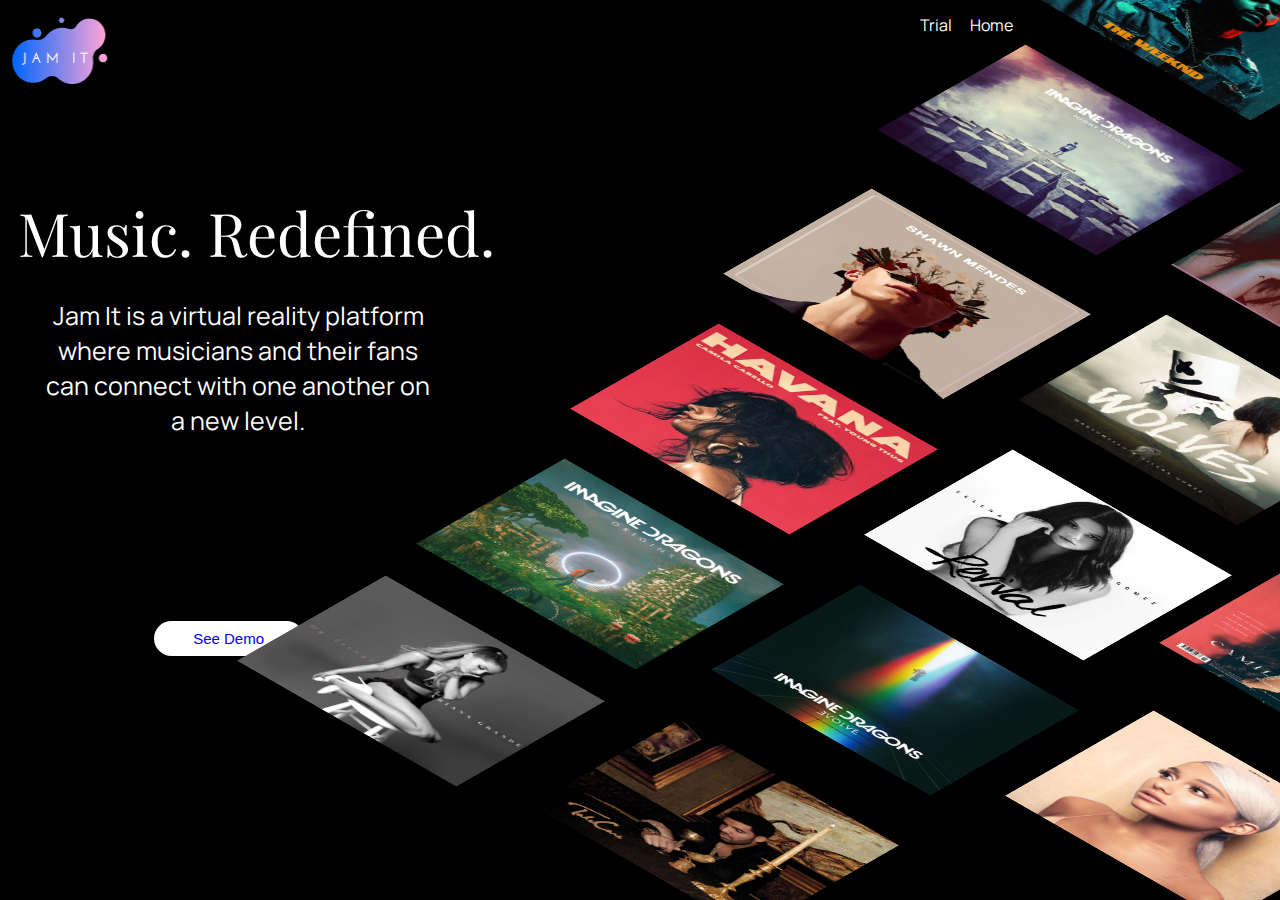
<file: index.html>
<html>
    <head>
        <link href="index-style.css" rel="stylesheet"/>
        <link href="https://fonts.googleapis.com/css2?family=Manrope:wght@600&display=swap" rel="stylesheet">
        <link href="https://fonts.googleapis.com/css2?family=Playfair+Display:wght@500&display=swap" rel="stylesheet">
    </head>
    <body>
        <nav id = "menu">
            <ul>
                <img src = "jam-it.png" class = "main">
            </ul>
            <ul>
                <li class = "home">
                    Home
                </li>
            </ul>
            <ul>
                <li class = "trial">
                    Trial
                </li>
            </ul>
        </nav>
        <div id="main">
            <div class = "id-intro">
            <div class = "intro">
                Music. Redefined.
            </div>
        </div>
            <div class = "descrp">
                Jam It is a virtual reality platform 
                where musicians and their fans
                can connect with one another on
                a new level.
            </div>
            <a href = "demo.html">
            <div id= "btn">
                See Demo
            </div>
        </a>
            <div class="block b1"><img src="101.jpg"/></div>
            <div class="block b2"><img src="102.jpg"/></div>
            <div class="block b3"><img src="103.jpg"/></div>
            <div class="block b4"><img src="104.png"/></div>
            <div class="block b5"><img src="105.jpg"/></div>
            <div class="block b6"><img src="106.jpg"/></div>
            <div class="block b7"><img src="107.png"/></div>
            <div class="block b8"><img src="108.jpg"/></div>
            <div class="block b9"><img src="109.jpg"/></div>
            <div class="block b10"><img src="110.jpg"/></div>
            <div class="block b11"><img src="111.jpg"/></div>
            <div class = "block b12"><img src = "112.jpg"/></div>
            <div class = "block b13"><img src = "113.png"/></div>
        </div>
    </body>
</html>
</file>
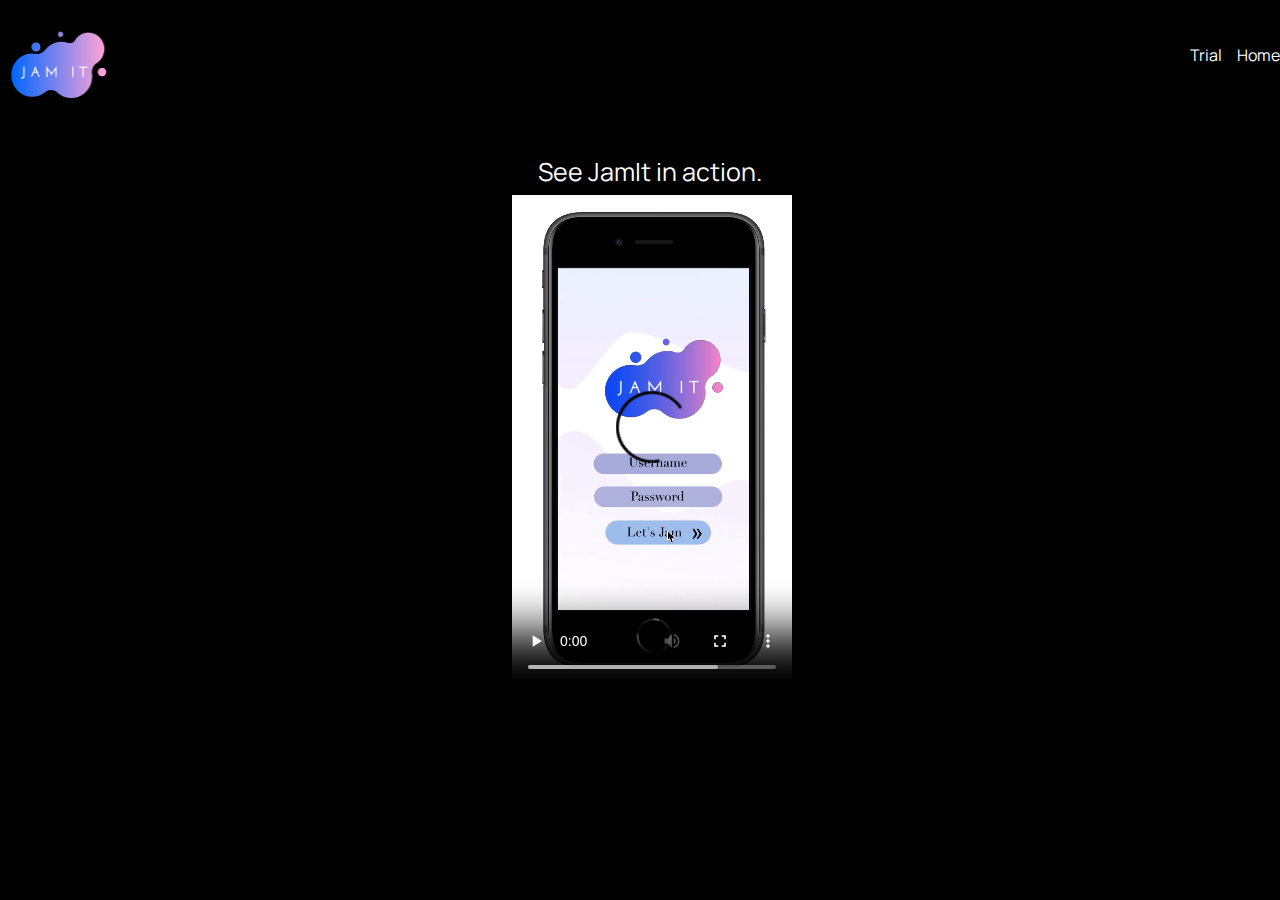
<file: demo.html>
<html>
    <head>
        <link href="demo-style.css" rel="stylesheet"/>
        <link href="https://fonts.googleapis.com/css2?family=Manrope:wght@600&display=swap" rel="stylesheet">
        <link href="https://fonts.googleapis.com/css2?family=Playfair+Display:wght@500&display=swap" rel="stylesheet">
    </head>
    <body>
        <nav id = "menu">
            <a href = "index.html">
            <ul>
                <img src = "jam-it.png" class = "main">
            </ul>
        </a>
            <ul>
                <li class = "home">
                    Home
                </li>
            </ul>
            <ul>
                <li class = "trial">
                    Trial
                </li>
            </ul>
        </nav>
        <div class = "overarch">
        <div class = "descript">
            See JamIt in action.
        </div>
        <div class = "vid-action">
        <video width="280" height="500" controls>
            <source src="video/demo.mp4" type="video/mp4">
          </video>
        </div>
    </div>
    </body>
</html>
</file>
<file: index-style.css>
body{
    margin: 0px;
    padding: 0px;
    background-color: black;
}
#main{
    height: 100vh;
    width: 100%;
    position: absolute;
    overflow: hidden;
}
#msg{
    font-family: sans-serif;
    font-size: 5em;
    line-height: 70px;
    position: absolute;
    top:30%;
    left: 10%;
}
#btn{
    height: 35px;
    width: 150px;
    background-color:white;
    font-family: sans-serif;
    border-radius: 20px;
    font-size: 15px;
    text-align: center;
    line-height: 35px;
    position: absolute;
    top:69%;
    left: 12%;
    cursor: pointer;
}
#btn::before{
    content: '';
    position: absolute;
    height: 3px;
    width: 90px;
    background-color:black;
    top:50%;
    left: 100%;
}
.block{
    width: 310px;
    height: 210px;
    background-color: royalblue;
    position: absolute;
    transform: rotateX(55deg) rotateY(0deg) rotateZ(45deg);
    box-shadow: 13px 12px 15px -5px rgba(0,0,0,.3);
    cursor: pointer;
}
.block img{
    width: 310px;
    height: 210px;
    transition: all 5s;
}
.block:hover img{
    transform: translate(-3%,-3%);
}
.b1{
    top:-10%;
    right: -7%;
}
.b2{
    top:5%;    
    right: 5%; 
}
.b3{
    top:21%;
    right: 17%;
}
.b4{
    top:36%;
    right: 29%;
}
.b5{
    top:51%;
    right: 41%;
}
.b6{
    top:20%;
    right: -18%;
}
.b7{
    top:35%;
    right: -6%;
}
.b8{
    top:50%;
    right: 6%;
}
.b9{
    top:65%;
    right: 18%;
}
.b10{
    top:62%;
    right: -17%;
}
.b11{
    top:79%;
    right: -5%;
}
.b12{
    top: 80%;
    right: 32%;
}
.b13{
    top: 64%;
    right: 55%;
}

#menu {
    font-family: 'Manrope', sans-serif;
    color: white;
  }
  .main {
    height: 75px;
    width: 110px;
    display: flex;
    float: left;
    z-index: 2;
    position: relative;
    margin-top: 1%;
    margin-left: -3%;
} 
nav ul .home{
    list-style-type: none;
    width: 310px;
    float: right;
    line-height: 50px;
}
nav ul .trial{
    list-style-type: none;
    width: 50px;
    float: right;
    line-height: 50px;
}
.id-intro{
    text-align: center;
    font-size: 60px;
}
.intro {
    color: white;
    display: inline-block;
    margin-top: 15%;
    margin-left: -60%;
    font-family: 'Playfair Display', serif;
}
.descrp{
    color: white;
    display: inline-block;
    font-family: 'Manrope', sans-serif;
    font-size: 25px;
    width: 400px;
    margin-top: 2%;
    margin-left: 3%;
    text-align: center;
}
</file>
<file: demo-style.css>
body{
    margin: 0px;
    padding: 0px;
    background-color: black;
}
#menu {
    font-family: 'Manrope', sans-serif;
    color: white;
  }
  .main {
    height: 75px;
    width: 110px;
    display: flex;
    float: left;
    z-index: 2;
    position: fixed;
    margin-left: -3%;
    margin-top: -10%;
} 
nav ul .home{
    list-style-type: none;
    float: right;
    line-height: 50px;
    margin-top: -10%;
}
nav ul .trial{
    list-style-type: none;
    float: right;
    line-height: 50px;
    width: 90px;
    margin-top: -10%;
}
.descript{
    color: white;
    font-family: 'Manrope', sans-serif;
    margin-left: 42%;
    margin-bottom: -25%;
    font-size: 25px;
}
.vid-action{
    margin-top: 25%;
    margin-left: 40%;
}
.overarch{
    margin-top: 12%;
}
</file>
